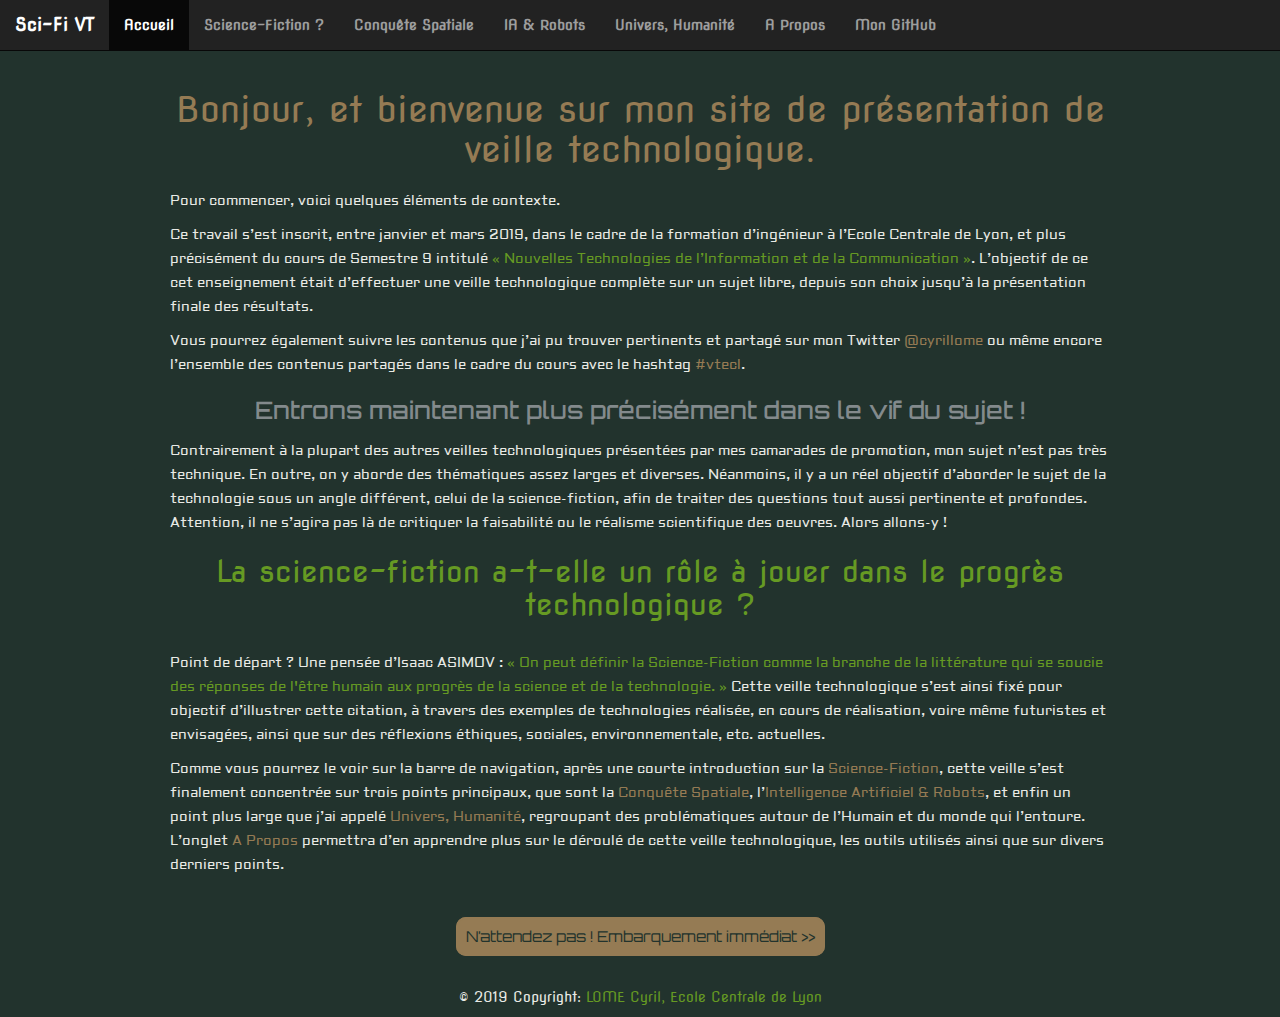
<file: index.html>
<!DOCTYPE html>

<head>
  <meta charset="utf-8">
  <link rel="stylesheet" href="https://fonts.googleapis.com/css?family=Open+Sans|Nova+Flat|Orbitron|Aldrich" />
  <link rel="stylesheet" href="https://maxcdn.bootstrapcdn.com/bootstrap/3.4.0/css/bootstrap.min.css">
  <script src="https://ajax.googleapis.com/ajax/libs/jquery/3.3.1/jquery.min.js"></script>
  <script src="https://maxcdn.bootstrapcdn.com/bootstrap/3.4.0/js/bootstrap.min.js"></script>
  <link rel="stylesheet" type="text/css" href="style.css" />

</head>

<body>

  <nav class="navbar navbar-inverse navbar-fixed-top">
    <div class="container-fluid">
      <div class="navbar-header">
        <a class="navbar-brand" href="https://cyrillome2.github.io/scifivt/">Sci-Fi VT</a>
      </div>
      <ul class="nav navbar-nav">
        <li class="active"><a href="index.html">Accueil</a></li>
        <li><a href="scifi.html">Science-Fiction ?</a></li>
        <li><a href="space.html">Conquête Spatiale</a></li>
        <li><a href="robots.html">IA & Robots</a></li>
        <li><a href="universe.html">Univers, Humanité</a></li>
        <li><a href="about.html">A Propos</a></li>
        <li><a href="https://github.com/CyrilLOME2">Mon GitHub</a></li>
      </ul>
    </div>
  </nav>

  <div id="content">
    <h1>Bonjour, et bienvenue sur mon site de présentation de veille technologique.</h1>
    <p>
      Pour commencer, voici quelques
      éléments de contexte.
    </p>
    <p>
      Ce travail s’est inscrit, entre janvier et mars 2019, dans le cadre de la formation d’ingénieur à l’Ecole Centrale
      de Lyon, et plus précisément du cours de Semestre 9 intitulé <b>« Nouvelles Technologies de l’Information et de la
        Communication »</b>. L’objectif de ce cet enseignement était d’effectuer une veille technologique complète sur
      un sujet libre, depuis son choix jusqu’à la présentation finale des résultats.
    </p>
    <p>
      Vous pourrez également suivre les contenus que j’ai pu trouver pertinents et partagé sur mon Twitter <a
        href="https://twitter.com/cyrillome">@cyrillome</a> ou même encore l’ensemble des contenus partagés dans le
      cadre du cours avec le hashtag <a href="https://twitter.com/hashtag/vtecl?src=hash">#vtecl</a>.
    </p>
    <h3>Entrons maintenant plus précisément dans le vif du sujet !</h3>

    <p>Contrairement à la plupart des autres veilles technologiques présentées par mes camarades de promotion, mon sujet
      n’est pas très technique. En outre, on y aborde des thématiques assez larges et diverses. Néanmoins, il y a un
      réel objectif d’aborder le sujet de la technologie sous un angle différent, celui de la science-fiction, afin de
      traiter des questions tout aussi pertinente et profondes. Attention, il ne s’agira pas là de critiquer la
      faisabilité ou le réalisme scientifique des oeuvres. Alors allons-y !</p>

    <h2>La science-fiction a-t-elle un rôle à jouer dans le progrès technologique ?</h2>
    <br>
    <p>Point de départ ? Une pensée d’Isaac ASIMOV : <b>« On peut définir la Science-Fiction comme la branche de la
        littérature qui se soucie des réponses de l'être humain aux progrès de la science et de la technologie. »</b>
      Cette veille technologique s’est ainsi fixé pour objectif d’illustrer cette citation, à travers des exemples de
      technologies réalisée, en cours de réalisation, voire même futuristes et envisagées, ainsi que sur des réflexions
      éthiques, sociales, environnementale, etc. actuelles.</p>

    <p>Comme vous pourrez le voir sur la barre de navigation, après une courte introduction sur la <a
        href="scifi.html">Science-Fiction</a>, cette veille s’est finalement concentrée sur trois points principaux, que
      sont la <a href="space.html">Conquête Spatiale</a>, l’<a href="robots.html">Intelligence Artificiel & Robots</a>,
      et enfin un point plus large que j’ai appelé <a href="universe.html">Univers, Humanité</a>, regroupant des
      problématiques autour de l’Humain et du monde qui l’entoure. L’onglet <a href="about.html">A Propos</a> permettra
      d’en apprendre plus sur le déroulé de cette veille technologique, les outils utilisés ainsi que sur divers
      derniers points.
    </p>
    <br><br>
    <div align="center">
      <span class="next"><a href="scifi.html">N’attendez pas ! Embarquement immédiat >> </a></span>
    </div>
  </div>

  <div id="footer">
    <!-- Footer -->
    <footer class="page-footer font-small">
      <div class="footer-copyright text-center white-text">© 2019 Copyright:
        <a class="white-link" href="https://github.com/CyrilLOME2">LOME Cyril, Ecole Centrale de Lyon</a>
      </div>
    </footer>
  </div>
</body>

</html>
</file>
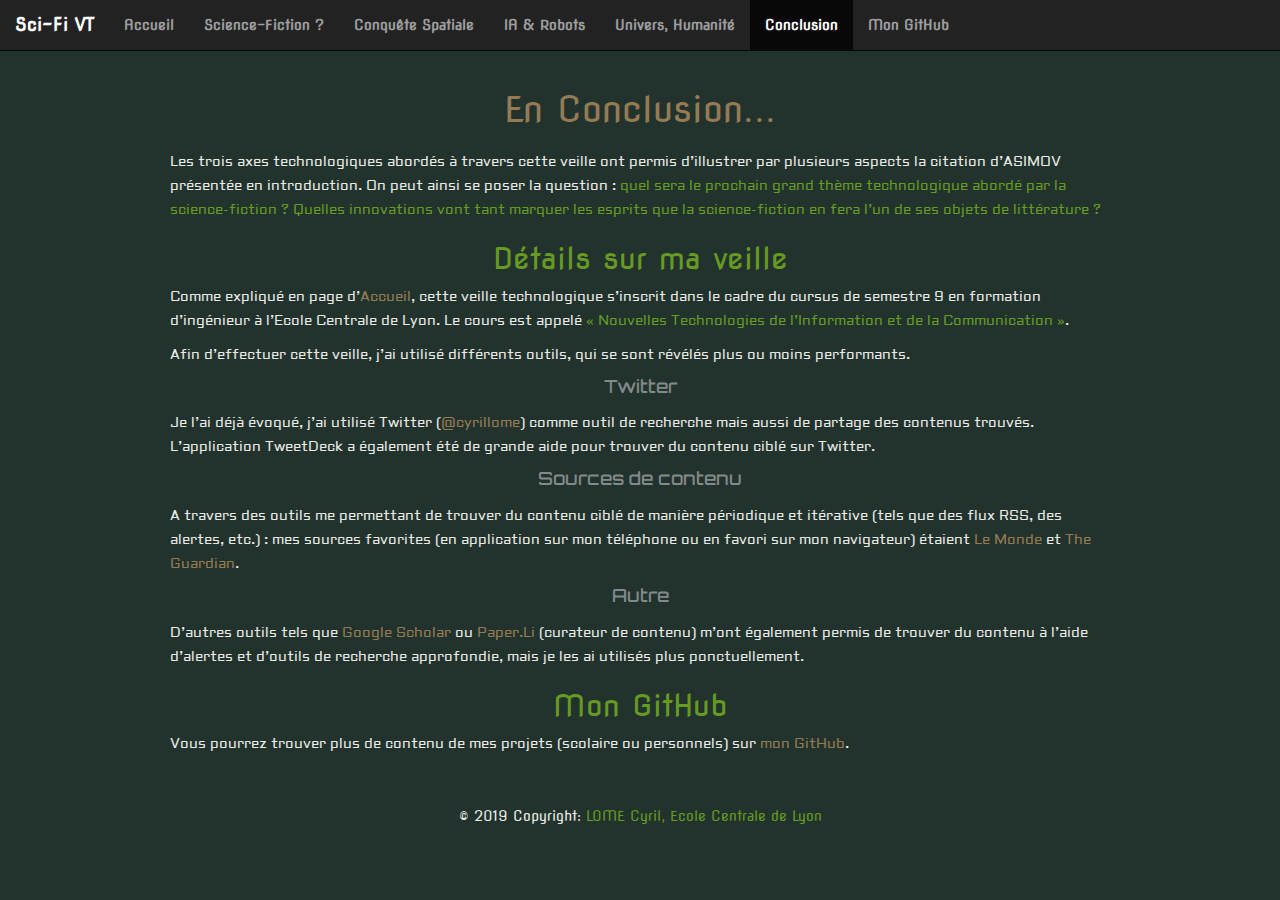
<file: about.html>
<!DOCTYPE html>

<head>
    <meta charset="utf-8">
    <link rel="stylesheet" href="https://fonts.googleapis.com/css?family=Open+Sans|Nova+Flat|Orbitron|Aldrich" />
    <link rel="stylesheet" href="https://maxcdn.bootstrapcdn.com/bootstrap/3.4.0/css/bootstrap.min.css">
    <script src="https://ajax.googleapis.com/ajax/libs/jquery/3.3.1/jquery.min.js"></script>
    <script src="https://maxcdn.bootstrapcdn.com/bootstrap/3.4.0/js/bootstrap.min.js"></script>
    <link rel="stylesheet" type="text/css" href="style.css" />

</head>

<body>

    <nav class="navbar navbar-inverse navbar-fixed-top">
        <div class="container-fluid">
            <div class="navbar-header">
                <a class="navbar-brand" href="https://cyrillome2.github.io/scifivt/">Sci-Fi VT</a>
            </div>
            <ul class="nav navbar-nav">
                <li><a href="index.html">Accueil</a></li>
                <li><a href="scifi.html">Science-Fiction ?</a></li>
                <li><a href="space.html">Conquête Spatiale</a></li>
                <li><a href="robots.html">IA & Robots</a></li>
                <li><a href="universe.html">Univers, Humanité</a></li>
                <li class="active"><a href="about.html">Conclusion</a></li>
                <li><a href="https://github.com/CyrilLOME2">Mon GitHub</a></li>
            </ul>
        </div>
    </nav>

    <div id="content">
        <h1>En Conclusion...</h1>
        <p>Les trois axes technologiques abordés à travers cette veille ont permis d’illustrer par plusieurs aspects la
            citation d’ASIMOV présentée en introduction. On peut ainsi se poser la question : <b>quel sera le prochain
                grand thème technologique abordé par la science-fiction ? Quelles innovations vont tant marquer les
                esprits que la science-fiction en fera l’un de ses objets de littérature ?</b></p>

        <h2>Détails sur ma veille</h2>
        <p>Comme expliqué en page d’<a href="index.html">Accueil</a>, cette veille technologique s’inscrit dans le cadre
            du cursus de semestre 9 en formation d’ingénieur à l’Ecole Centrale de Lyon. Le cours est appelé <b>«
                Nouvelles Technologies de l’Information et de la Communication »</b>.</p>
        <p>Afin d’effectuer cette veille, j’ai utilisé différents outils, qui se sont révélés plus ou moins performants.
        </p>

        <h4>Twitter</h4>
        <p>Je l’ai déjà évoqué, j’ai utilisé Twitter (<a href="https://twitter.com/cyrillome">@cyrillome</a>) comme
            outil de recherche mais aussi de partage des contenus trouvés. L’application TweetDeck a également été de
            grande aide pour trouver du contenu ciblé sur Twitter.</p>

        <h4>Sources de contenu </h4>
        <p>A travers des outils me permettant de trouver du contenu ciblé de manière périodique et itérative (tels que
            des flux RSS, des alertes, etc.) : mes sources favorites (en application sur mon téléphone ou en favori sur
            mon navigateur) étaient <a href="https://www.lemonde.fr/">Le Monde</a> et <a
                href="https://www.theguardian.com">The Guardian</a>.
        </p>

        <h4>Autre</h4>
        <p>D’autres outils tels que <a href="https://scholar.google.fr/">Google Scholar</a> ou <a
                href="https://paper.li/">Paper.Li</a> (curateur de contenu) m’ont également permis de trouver du contenu
            à l’aide d’alertes et d’outils de recherche approfondie, mais je les ai utilisés plus ponctuellement.
        </p>

        <h2>Mon GitHub </h2>
        <p>Vous pourrez trouver plus de contenu de mes projets (scolaire ou personnels) sur <a
                href="https://github.com/CyrilLOME2">mon GitHub</a>.
        </p>
    </div>

    <div id="footer">
        <!-- Footer -->
        <footer class="page-footer font-small">
            <div class="footer-copyright text-center white-text">© 2019 Copyright:
                <a class="white-link" href="https://github.com/CyrilLOME2">LOME Cyril, Ecole Centrale de Lyon</a>
            </div>
        </footer>
    </div>
</body>

</html>
</file>
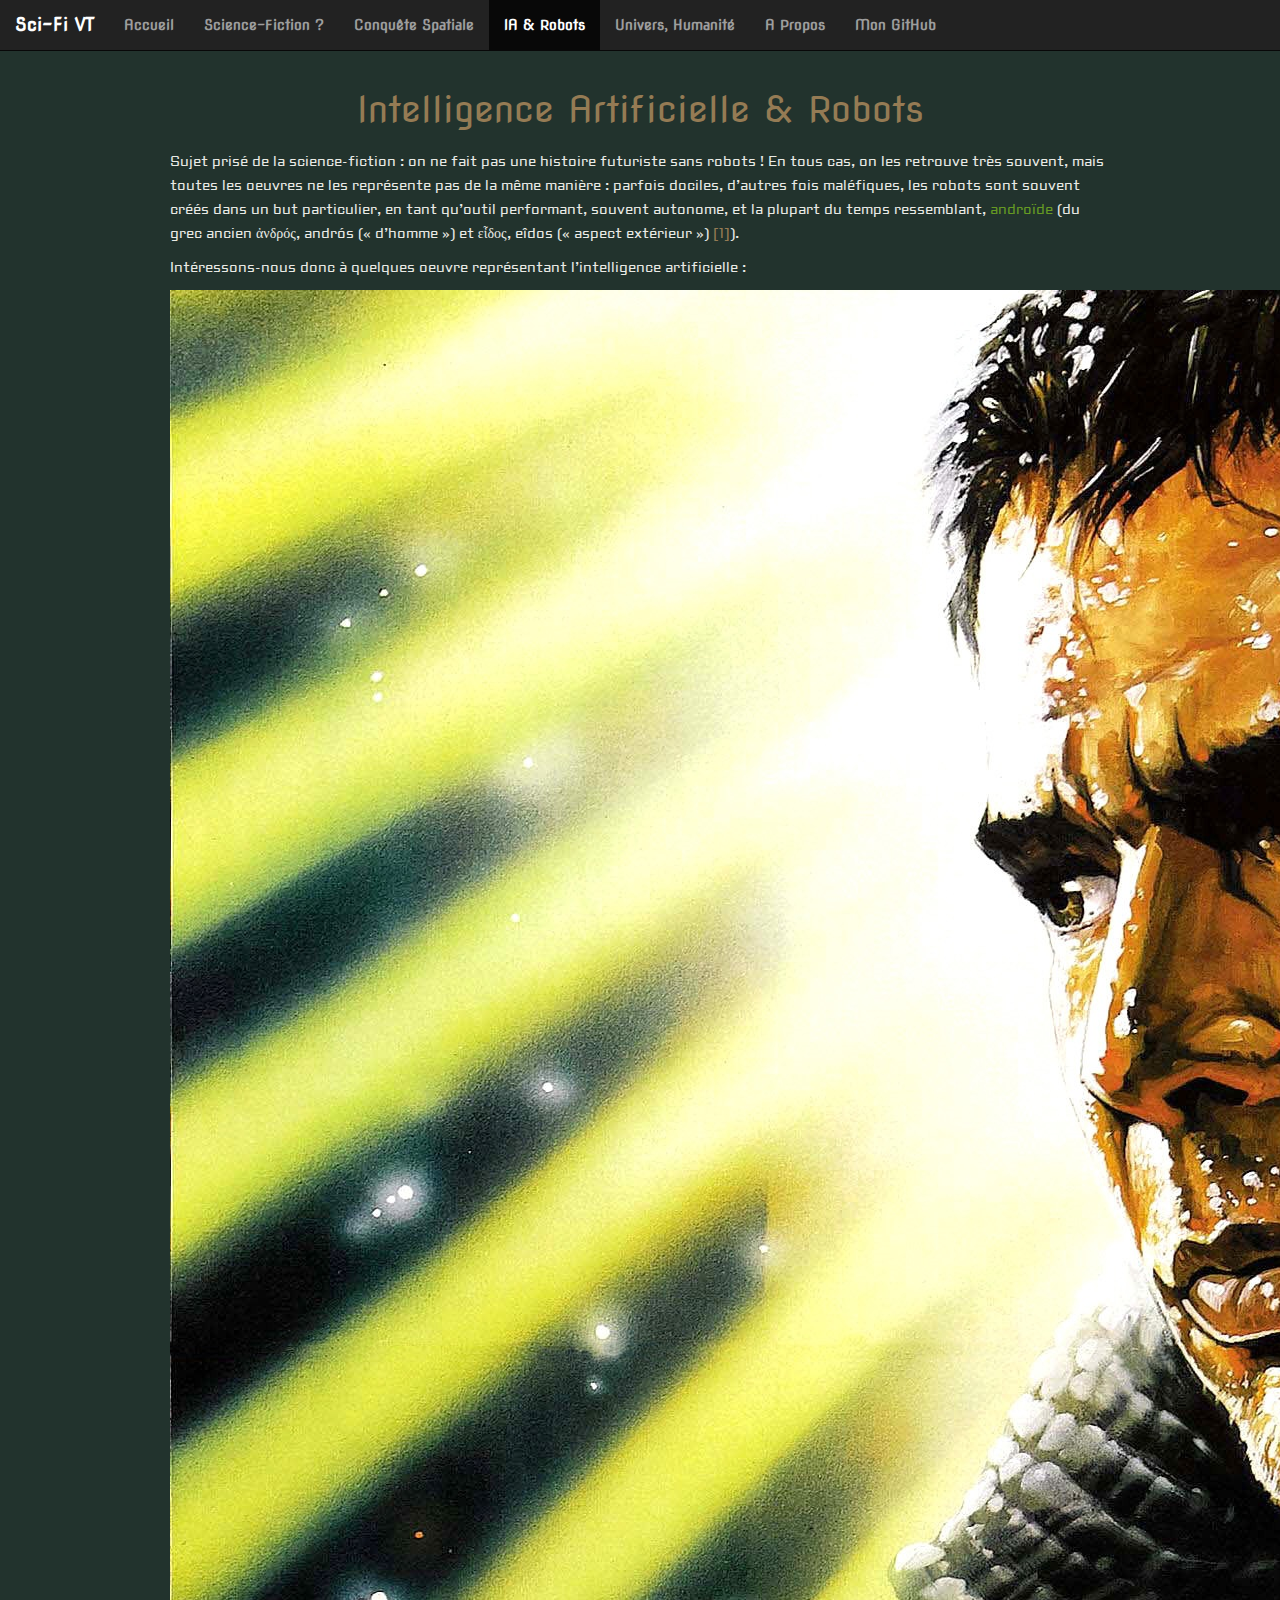
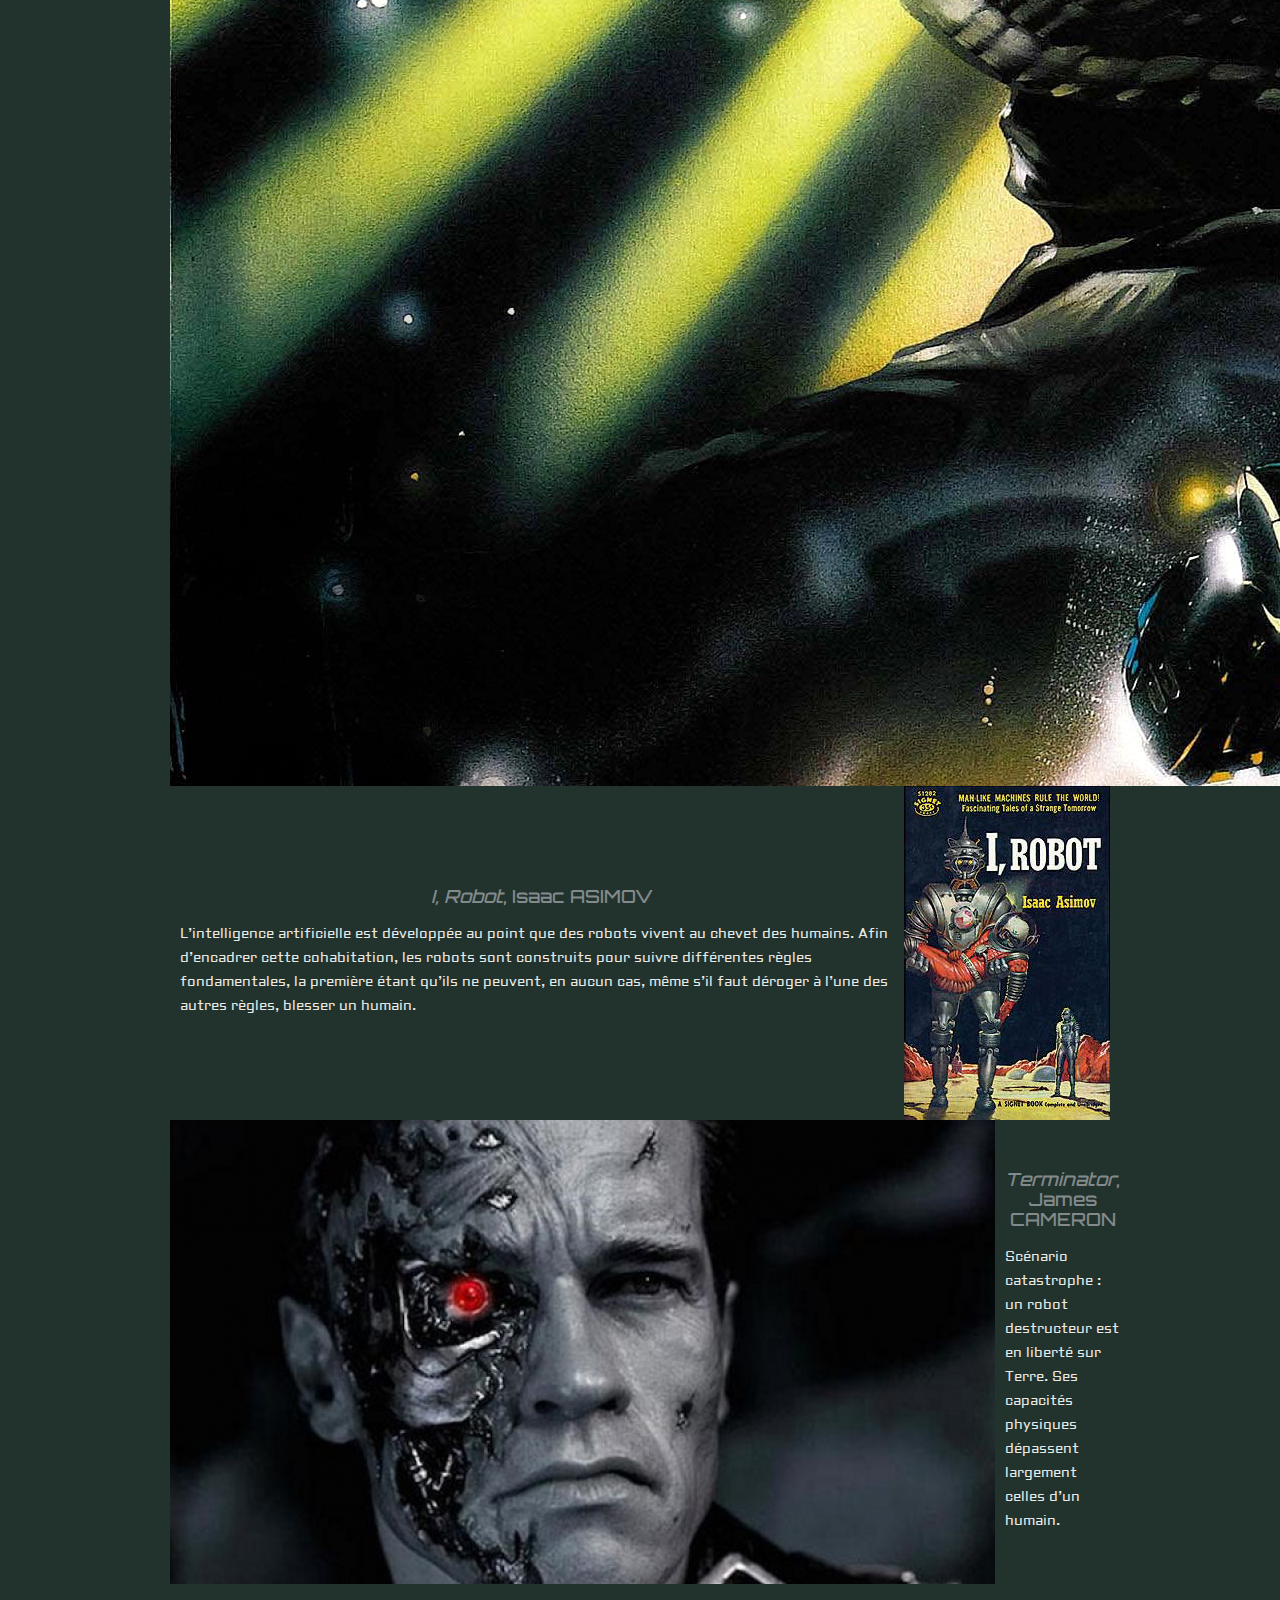
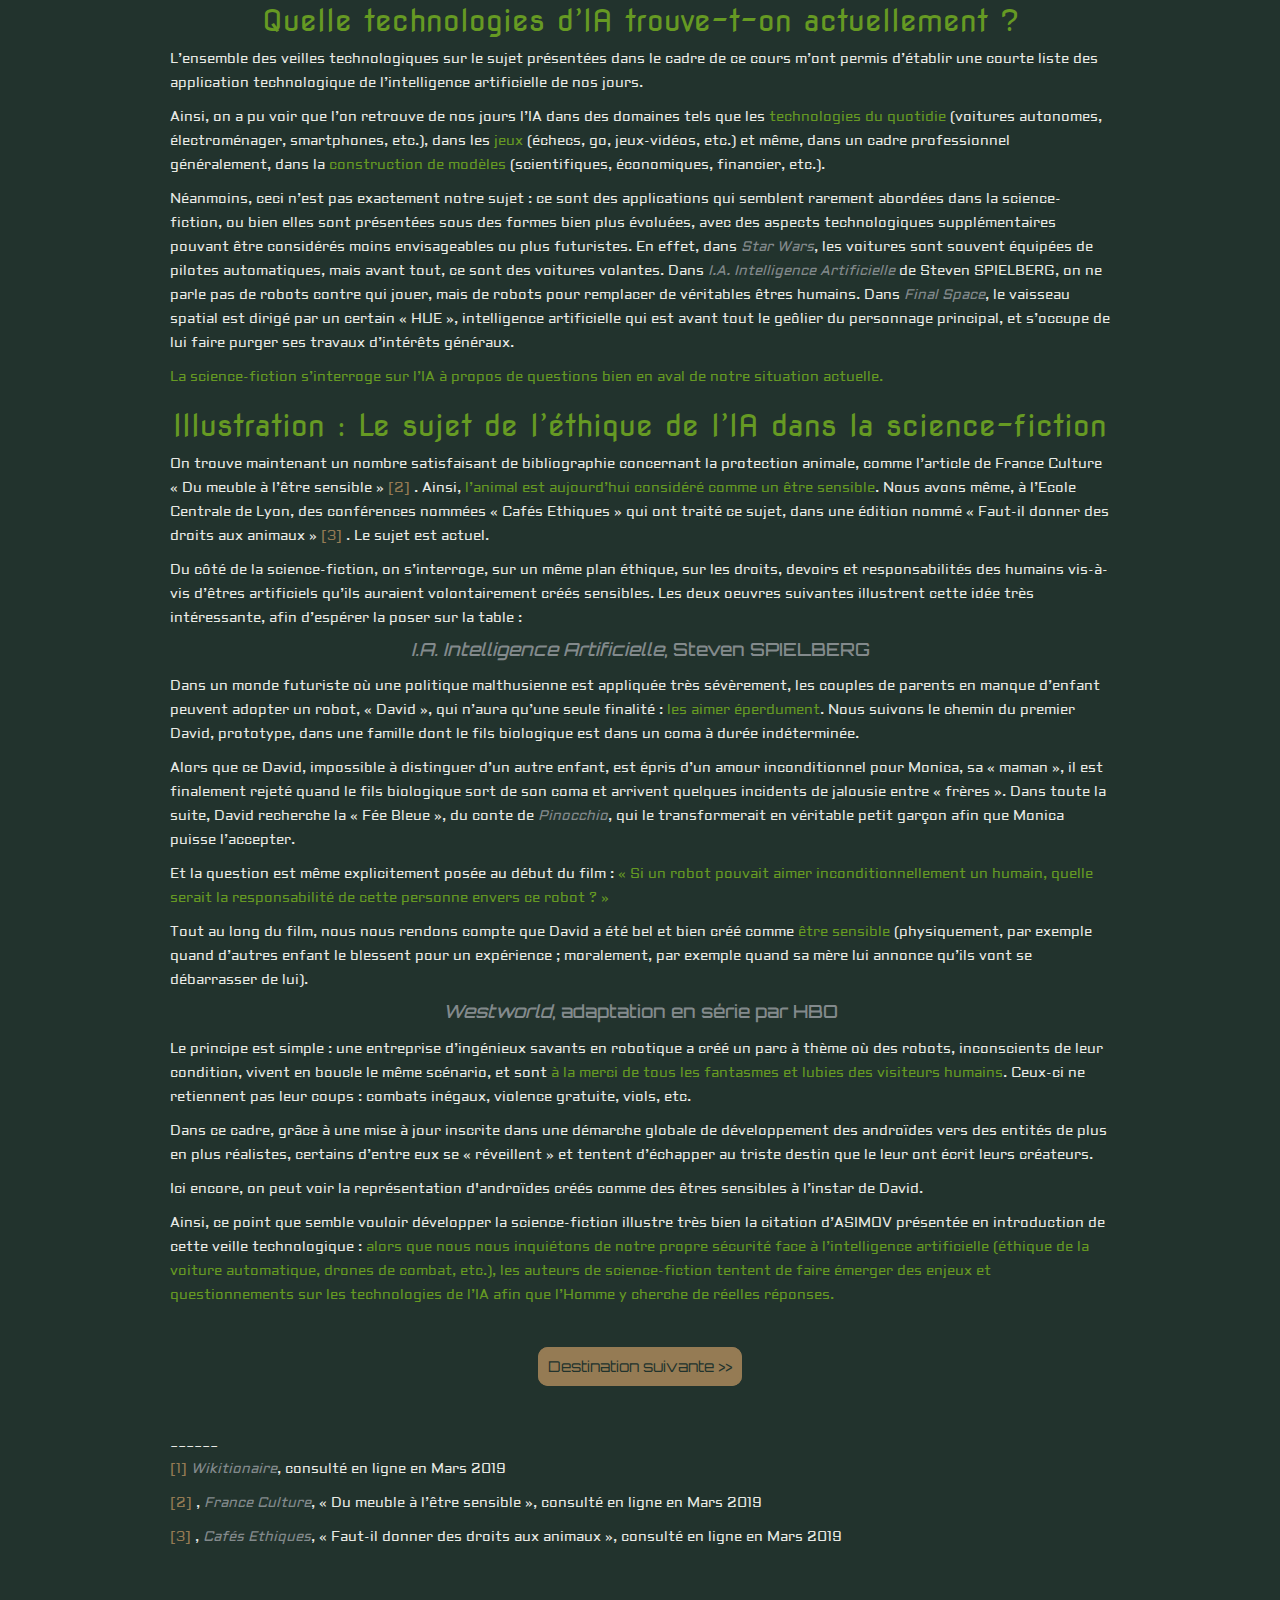
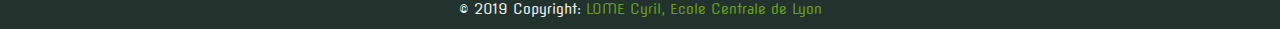
<file: robots.html>
<!DOCTYPE html>

<head>
    <meta charset="utf-8">
    <link rel="stylesheet" href="https://fonts.googleapis.com/css?family=Open+Sans|Nova+Flat|Orbitron|Aldrich" />
    <link rel="stylesheet" href="https://maxcdn.bootstrapcdn.com/bootstrap/3.4.0/css/bootstrap.min.css">
    <script src="https://ajax.googleapis.com/ajax/libs/jquery/3.3.1/jquery.min.js"></script>
    <script src="https://maxcdn.bootstrapcdn.com/bootstrap/3.4.0/js/bootstrap.min.js"></script>
    <link rel="stylesheet" type="text/css" href="style.css" />

</head>

<body>

    <nav class="navbar navbar-inverse navbar-fixed-top">
        <div class="container-fluid">
            <div class="navbar-header">
                <a class="navbar-brand" href="https://cyrillome2.github.io/scifivt/">Sci-Fi VT</a>
            </div>
            <ul class="nav navbar-nav">
                <li><a href="index.html">Accueil</a></li>
                <li><a href="scifi.html">Science-Fiction ?</a></li>
                <li><a href="space.html">Conquête Spatiale</a></li>
                <li class="active"><a href="robots.html">IA & Robots</a></li>
                <li><a href="universe.html">Univers, Humanité</a></li>
                <li><a href="about.html">A Propos</a></li>
                <li><a href="https://github.com/CyrilLOME2">Mon GitHub</a></li>
            </ul>
        </div>
    </nav>

    <div id="content">
        <h1>Intelligence Artificielle & Robots</h1>

        <p>Sujet prisé de la science-fiction : on ne fait pas une histoire futuriste sans robots ! En tous cas, on les
            retrouve très souvent, mais toutes les oeuvres ne les représente pas de la même manière : parfois dociles,
            d’autres fois maléfiques, les robots sont souvent créés dans un but particulier, en tant qu’outil
            performant, souvent autonome, et la plupart du temps ressemblant, <b>androïde</b> (du grec ancien ἀνδρός,
            andrós (« d’homme ») et εἶδος, eîdos (« aspect extérieur ») <a
                href="https://fr.wiktionary.org/wiki/andro%C3%AFde">[1]</a>).</p>
        <p>Intéressons-nous donc à quelques oeuvre représentant l’intelligence artificielle : </p>

        <div class="image-container">
            <img src="blade_runner.jpg">
            <div>
                <h4><i>Blade Runner</i>, adaptation au cinéma de la nouvelle de Philipper K. DICK </h4>
                <p>Les « Replicants » sont des robots si perfectionnés qu’on ne peut les distinguer d’un être humain
                    réel que
                    par un examen si complexe que c’en est devenu un métier. Le fantasme des robots ressemblant est plus
                    qu’illustré ici.
                </p>
            </div>
        </div>

        <div class="image-container">
            <div>
                <h4><i>I, Robot</i>, Isaac ASIMOV </h4>
                <p>L’intelligence artificielle est développée au point que des robots vivent au chevet des humains. Afin
                    d’encadrer cette cohabitation, les robots sont construits pour suivre différentes règles
                    fondamentales, la
                    première étant qu’ils ne peuvent, en aucun cas, même s’il faut déroger à l’une des autres règles,
                    blesser un
                    humain.
                </p>
            </div>
            <img src="i_robot.jpg">
        </div>

        <div class="image-container">
            <img src="terminator.jpg">
            <div>
                <h4><i>Terminator</i>, James CAMERON
                </h4>
                <p>Scénario catastrophe : un robot destructeur est en liberté sur Terre. Ses capacités physiques
                    dépassent
                    largement celles d’un humain.
                </p>
            </div>
        </div>

        <h2>Quelle technologies d’IA trouve-t-on actuellement ? </h2>
        <p>L’ensemble des veilles technologiques sur le sujet présentées dans le cadre de ce cours m’ont permis
            d’établir une courte liste des application technologique de l’intelligence artificielle de nos jours.
        </p>
        <p>Ainsi, on a pu voir que l’on retrouve de nos jours l’IA dans des domaines tels que les <b>technologies du
                quotidie</b> (voitures autonomes, électroménager, smartphones, etc.), dans les <b>jeux</b> (échecs, go,
            jeux-vidéos, etc.) et même, dans un cadre professionnel généralement, dans la <b>construction de modèles</b>
            (scientifiques, économiques, financier, etc.). </p>
        <p>Néanmoins, ceci n’est pas exactement notre sujet : ce sont des applications qui semblent rarement abordées
            dans la science-fiction, ou bien elles sont présentées sous des formes bien plus évoluées, avec des aspects
            technologiques supplémentaires pouvant être considérés moins envisageables ou plus futuristes. En effet,
            dans <i>Star Wars</i>, les voitures sont souvent équipées de pilotes automatiques, mais avant tout, ce sont
            des voitures volantes. Dans <i>I.A. Intelligence Artificielle</i> de Steven SPIELBERG, on ne parle pas de
            robots contre qui jouer, mais de robots pour remplacer de véritables êtres humains. Dans <i>Final Space</i>,
            le vaisseau spatial est dirigé par un certain « HUE », intelligence artificielle qui est avant tout le
            geôlier du personnage principal, et s’occupe de lui faire purger ses travaux d’intérêts généraux.</p>
        <p><b>La science-fiction s’interroge sur l’IA à propos de questions bien en aval de notre situation
                actuelle.</b></p>

        <h2>Illustration : Le sujet de l’éthique de l’IA dans la science-fiction </h2>
        <p>On trouve maintenant un nombre satisfaisant de bibliographie concernant la protection animale, comme
            l’article de France Culture « Du meuble à l’être sensible » <a
                href="https://www.franceculture.fr/societe/du-meuble-letre-sensible-la-protection-des-animaux-en-cinq-dates">[2]
            </a>. Ainsi, <b>l’animal est aujourd’hui considéré comme un être sensible</b>. Nous avons même, à
            l’Ecole Centrale de Lyon, des conférences nommées « Cafés Ethiques » qui ont traité ce sujet, dans une
            édition nommé « Faut-il donner des droits aux animaux » <a
                href="https://www.ec-lyon.fr/evenements/2019/cafe-ethique-ndeg3-faut-il-donner-droits-aux-animaux">[3]
            </a>. Le sujet est actuel.</p>
        <p>Du côté de la science-fiction, on s’interroge, sur un même plan
            éthique, sur les droits, devoirs et responsabilités des humains vis-à-vis d’êtres artificiels qu’ils
            auraient volontairement créés sensibles. Les deux oeuvres suivantes illustrent cette idée très
            intéressante, afin d’espérer la poser sur la table : </p>

        <h4><i>I.A. Intelligence Artificielle</i>, Steven SPIELBERG </h4>
        <p>Dans un monde futuriste où une politique malthusienne est appliquée très sévèrement, les couples de parents
            en manque d’enfant peuvent adopter un robot, « David », qui n’aura qu’une seule finalité : <b>les aimer
                éperdument</b>. Nous suivons le chemin du premier David, prototype, dans une famille dont le fils
            biologique est dans un coma à durée indéterminée. </p>
        <p>Alors que ce David, impossible à distinguer d’un autre enfant, est épris d’un amour inconditionnel pour
            Monica, sa « maman », il est finalement rejeté quand le fils biologique sort de son coma et arrivent
            quelques incidents de jalousie entre « frères ». Dans toute la suite, David recherche la « Fée Bleue », du
            conte de <i>Pinocchio</i>, qui le transformerait en véritable petit garçon afin que Monica puisse
            l’accepter. </p>
        <p>Et la question est même explicitement posée au début du film : <b>« Si un robot pouvait aimer
                inconditionnellement un humain, quelle serait la responsabilité de cette personne envers ce robot ?
                »</b> </p>
        <p>Tout au long du film, nous nous rendons compte que David a été bel et bien créé comme <b>être sensible</b>
            (physiquement, par exemple quand d’autres enfant le blessent pour un expérience ; moralement, par exemple
            quand sa mère lui annonce qu’ils vont se débarrasser de lui). </p>

        <h4><i>Westworld</i>, adaptation en série par HBO </h4>
        <p>Le principe est simple : une entreprise d’ingénieux savants en robotique a créé un parc à thème où des
            robots, inconscients de leur condition, vivent en boucle le même scénario, et sont <b>à la merci de tous les
                fantasmes et lubies des visiteurs humains</b>. Ceux-ci ne retiennent pas leur coups : combats inégaux,
            violence gratuite, viols, etc. </p>
        <p>Dans ce cadre, grâce à une mise à jour inscrite dans une démarche globale de développement des androïdes vers
            des entités de plus en plus réalistes, certains d’entre eux se « réveillent » et tentent d’échapper au
            triste destin que le leur ont écrit leurs créateurs. </p>
        <p>Ici encore, on peut voir la représentation d'androïdes créés comme des êtres sensibles à l’instar de David.
        </p>

        <p>Ainsi, ce point que semble vouloir développer la science-fiction illustre très bien la citation d’ASIMOV
            présentée en introduction de cette veille technologique : <b>alors que nous nous inquiétons de notre propre
                sécurité face à l’intelligence artificielle (éthique de la voiture automatique, drones de combat, etc.),
                les auteurs de science-fiction tentent de faire émerger des enjeux et questionnements sur les
                technologies de l’IA afin que l’Homme y cherche de réelles réponses.</b></p>
        <br><br>
        <div align="center">
            <span class="next"><a href="universe.html">Destination suivante >> </a></span>
        </div>
        <br><br><br>
        ------
        <br>
        <p><a href="https://fr.wiktionary.org/wiki/andro%C3%AFde">[1]</a> <i>Wikitionaire</i>, consulté en ligne en Mars
            2019</p>
        <p><a
                href="https://www.franceculture.fr/societe/du-meuble-letre-sensible-la-protection-des-animaux-en-cinq-dates">[2]
            </a>, <i>France Culture</i>, « Du meuble à l’être sensible », consulté en ligne en Mars 2019</p>
        <p><a href="https://www.ec-lyon.fr/evenements/2019/cafe-ethique-ndeg3-faut-il-donner-droits-aux-animaux">[3]
            </a>, <i>Cafés Ethiques</i>, « Faut-il donner des droits aux animaux », consulté en ligne en Mars 2019</p>
    </div>

    <div id="footer">
        <!-- Footer -->
        <footer class="page-footer font-small">
            <div class="footer-copyright text-center white-text">© 2019 Copyright:
                <a class="white-link" href="https://github.com/CyrilLOME2">LOME Cyril, Ecole Centrale de Lyon</a>
            </div>
        </footer>
    </div>
</body>

</html>
</file>
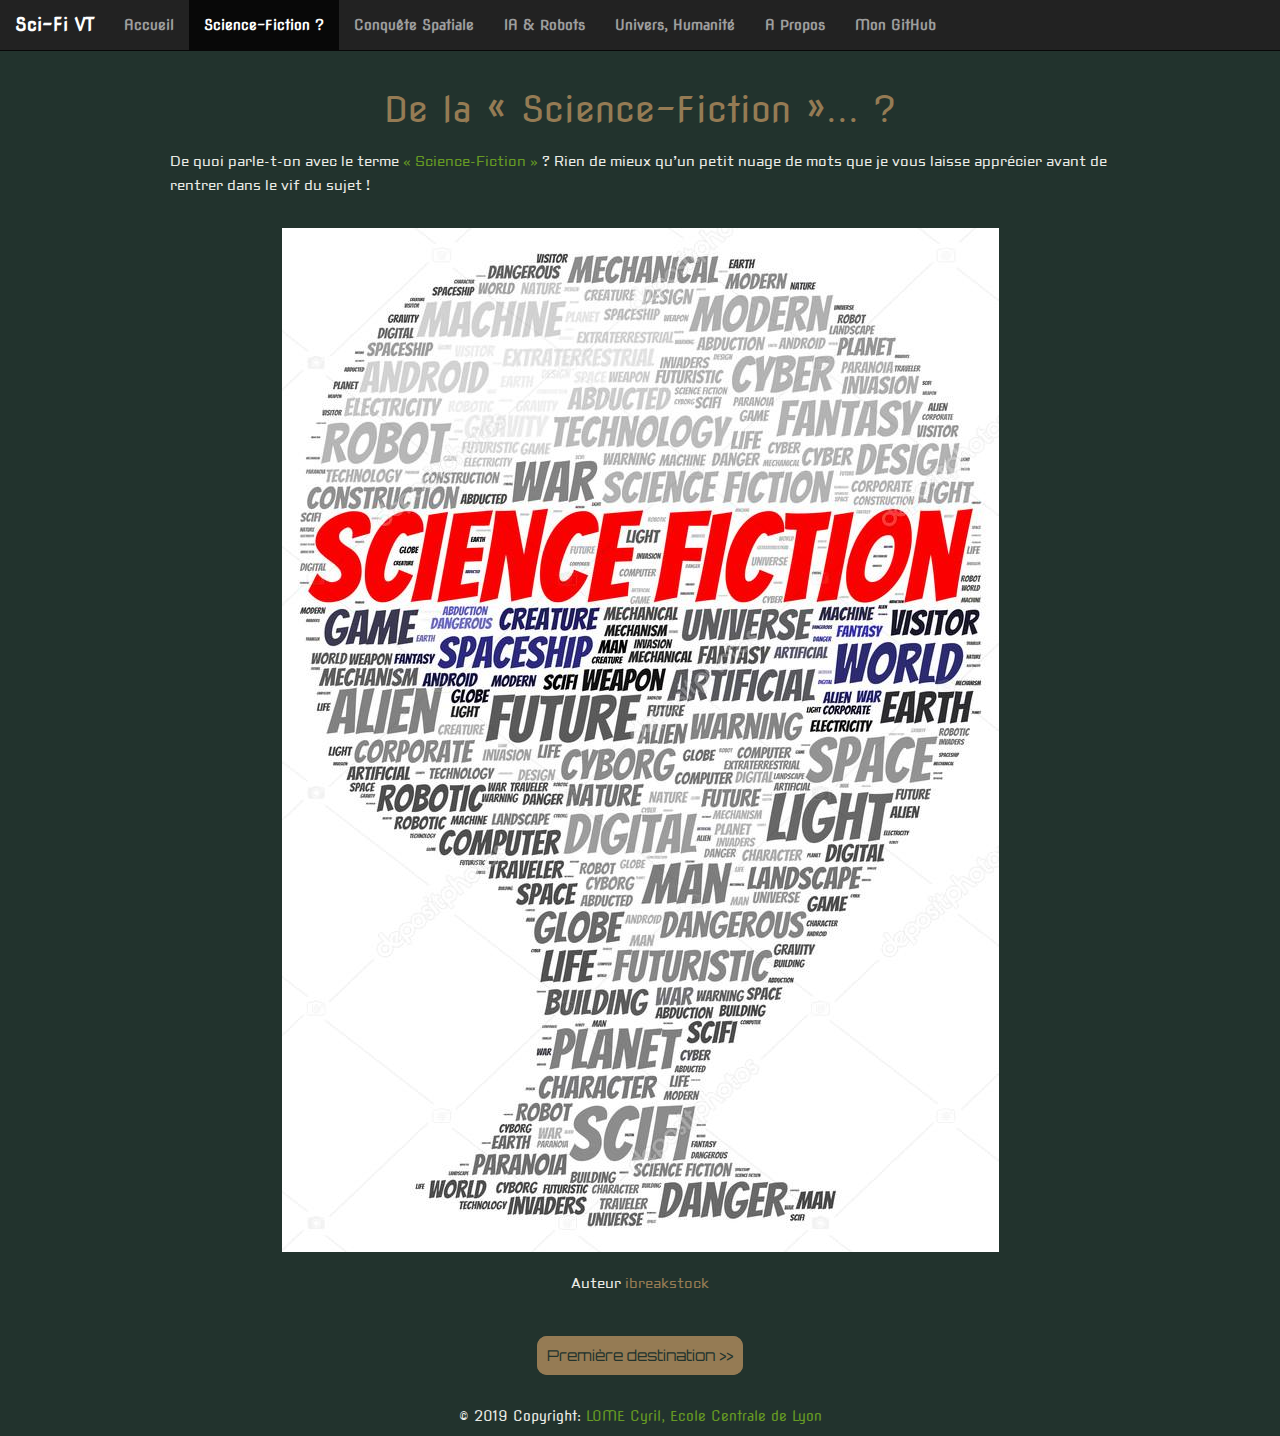
<file: scifi.html>
<!DOCTYPE html>

<head>
    <meta charset="utf-8">
    <link rel="stylesheet" href="https://fonts.googleapis.com/css?family=Open+Sans|Nova+Flat|Orbitron|Aldrich" />
    <link rel="stylesheet" href="https://maxcdn.bootstrapcdn.com/bootstrap/3.4.0/css/bootstrap.min.css">
    <script src="https://ajax.googleapis.com/ajax/libs/jquery/3.3.1/jquery.min.js"></script>
    <script src="https://maxcdn.bootstrapcdn.com/bootstrap/3.4.0/js/bootstrap.min.js"></script>
    <link rel="stylesheet" type="text/css" href="style.css" />

</head>

<body>

    <nav class="navbar navbar-inverse navbar-fixed-top">
        <div class="container-fluid">
            <div class="navbar-header">
                <a class="navbar-brand" href="https://cyrillome2.github.io/scifivt/">Sci-Fi VT</a>
            </div>
            <ul class="nav navbar-nav">
                <li><a href="index.html">Accueil</a></li>
                <li class="active"><a href="scifi.html">Science-Fiction ?</a></li>
                <li><a href="space.html">Conquête Spatiale</a></li>
                <li><a href="robots.html">IA & Robots</a></li>
                <li><a href="universe.html">Univers, Humanité</a></li>
                <li><a href="about.html">A Propos</a></li>
                <li><a href="https://github.com/CyrilLOME2">Mon GitHub</a></li>
            </ul>
        </div>
    </nav>

    <div id="content">
        <h1>De la « Science-Fiction »... ?</h1>

        <p>De quoi parle-t-on avec le terme <b>« Science-Fiction »</b> ? Rien de mieux qu’un petit nuage de mots que je
            vous laisse apprécier avant de rentrer dans le vif du sujet ! </p>
        <br>

        <div align="center">
            <img src="sf.jpg" />
            <br>
            <br>
            <p>Auteur <a
                    href="https://fr.depositphotos.com/101251138/stock-photo-science-fiction-word-cloud-shape.html">ibreakstock</a>
            </p>
        </div>

        <br><br>
        <div align="center">
            <span class="next"><a href="robots.html">Première destination >> </a></span>
        </div>

    </div>

    <div id="footer">
        <!-- Footer -->
        <footer class="page-footer font-small">
            <div class="footer-copyright text-center white-text">© 2019 Copyright:
                <a class="white-link" href="https://github.com/CyrilLOME2">LOME Cyril, Ecole Centrale de Lyon</a>
            </div>
        </footer>
    </div>
</body>

</html>
</file>
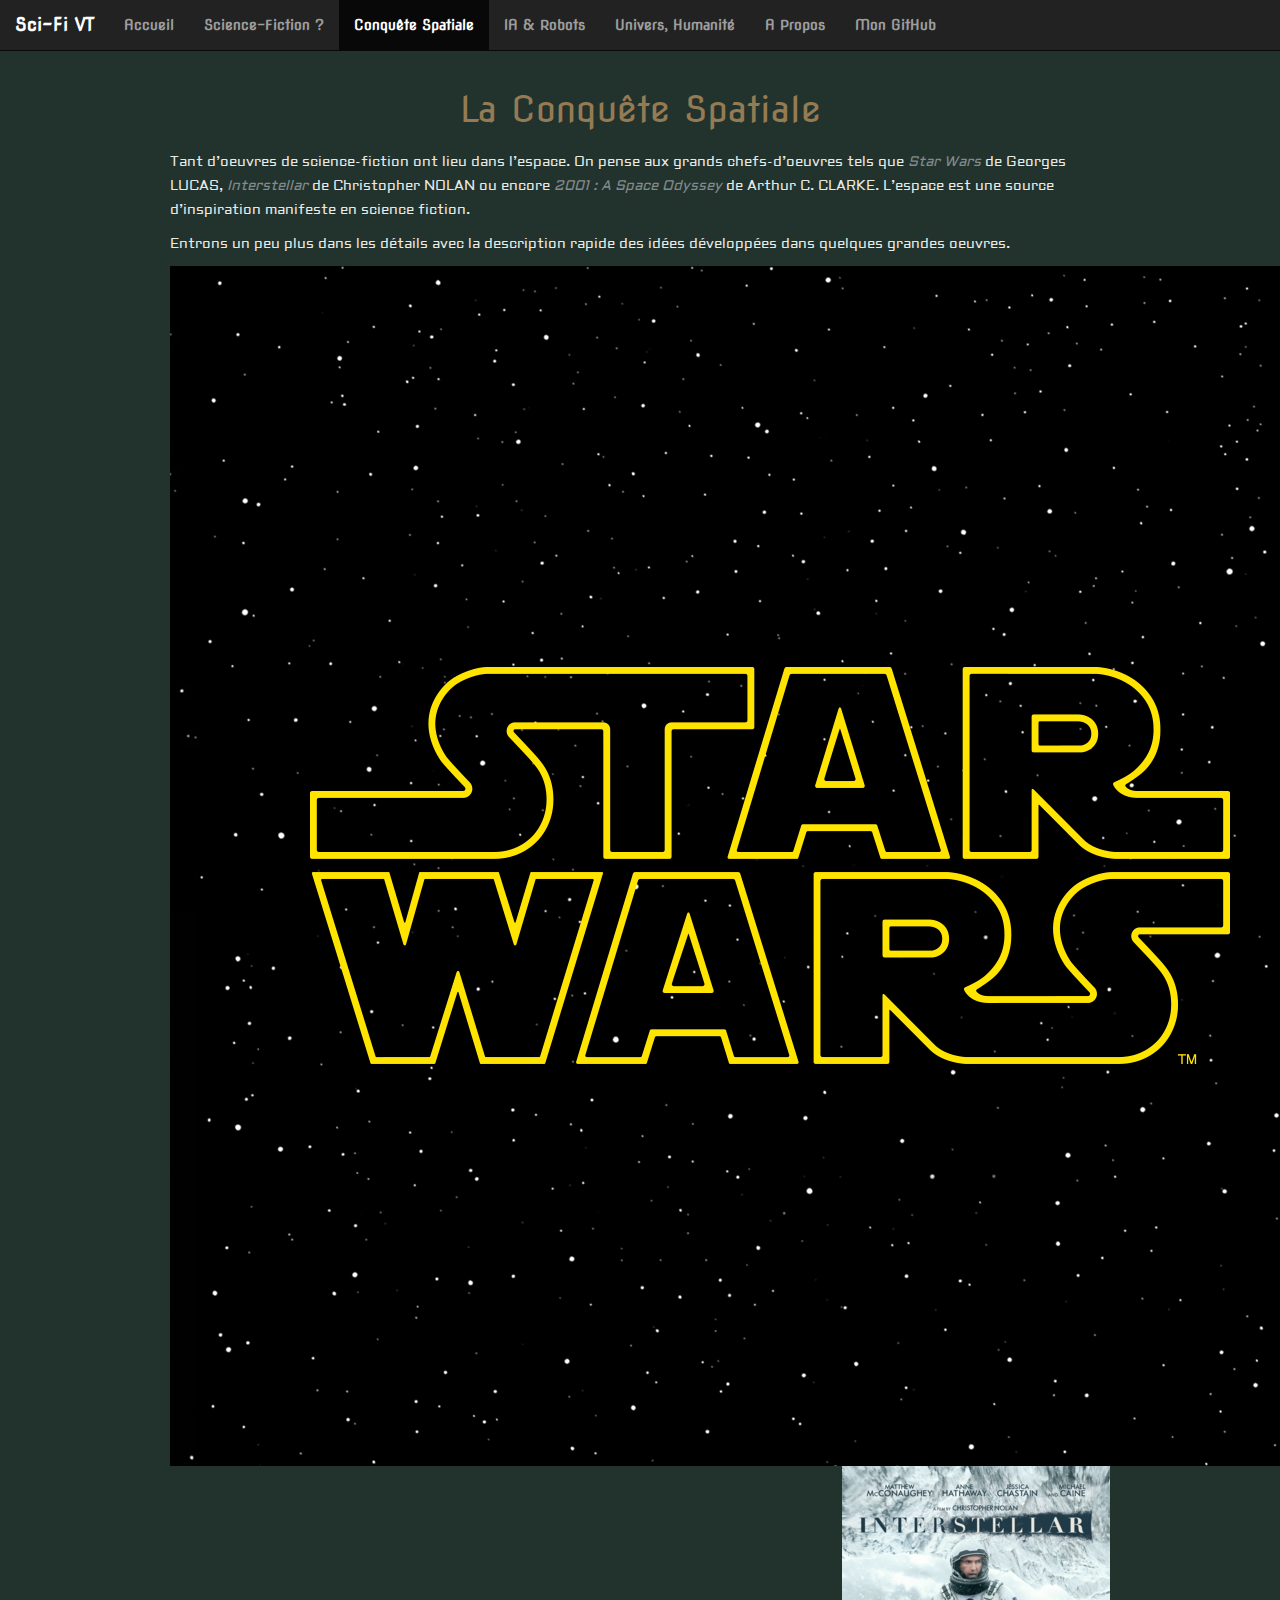
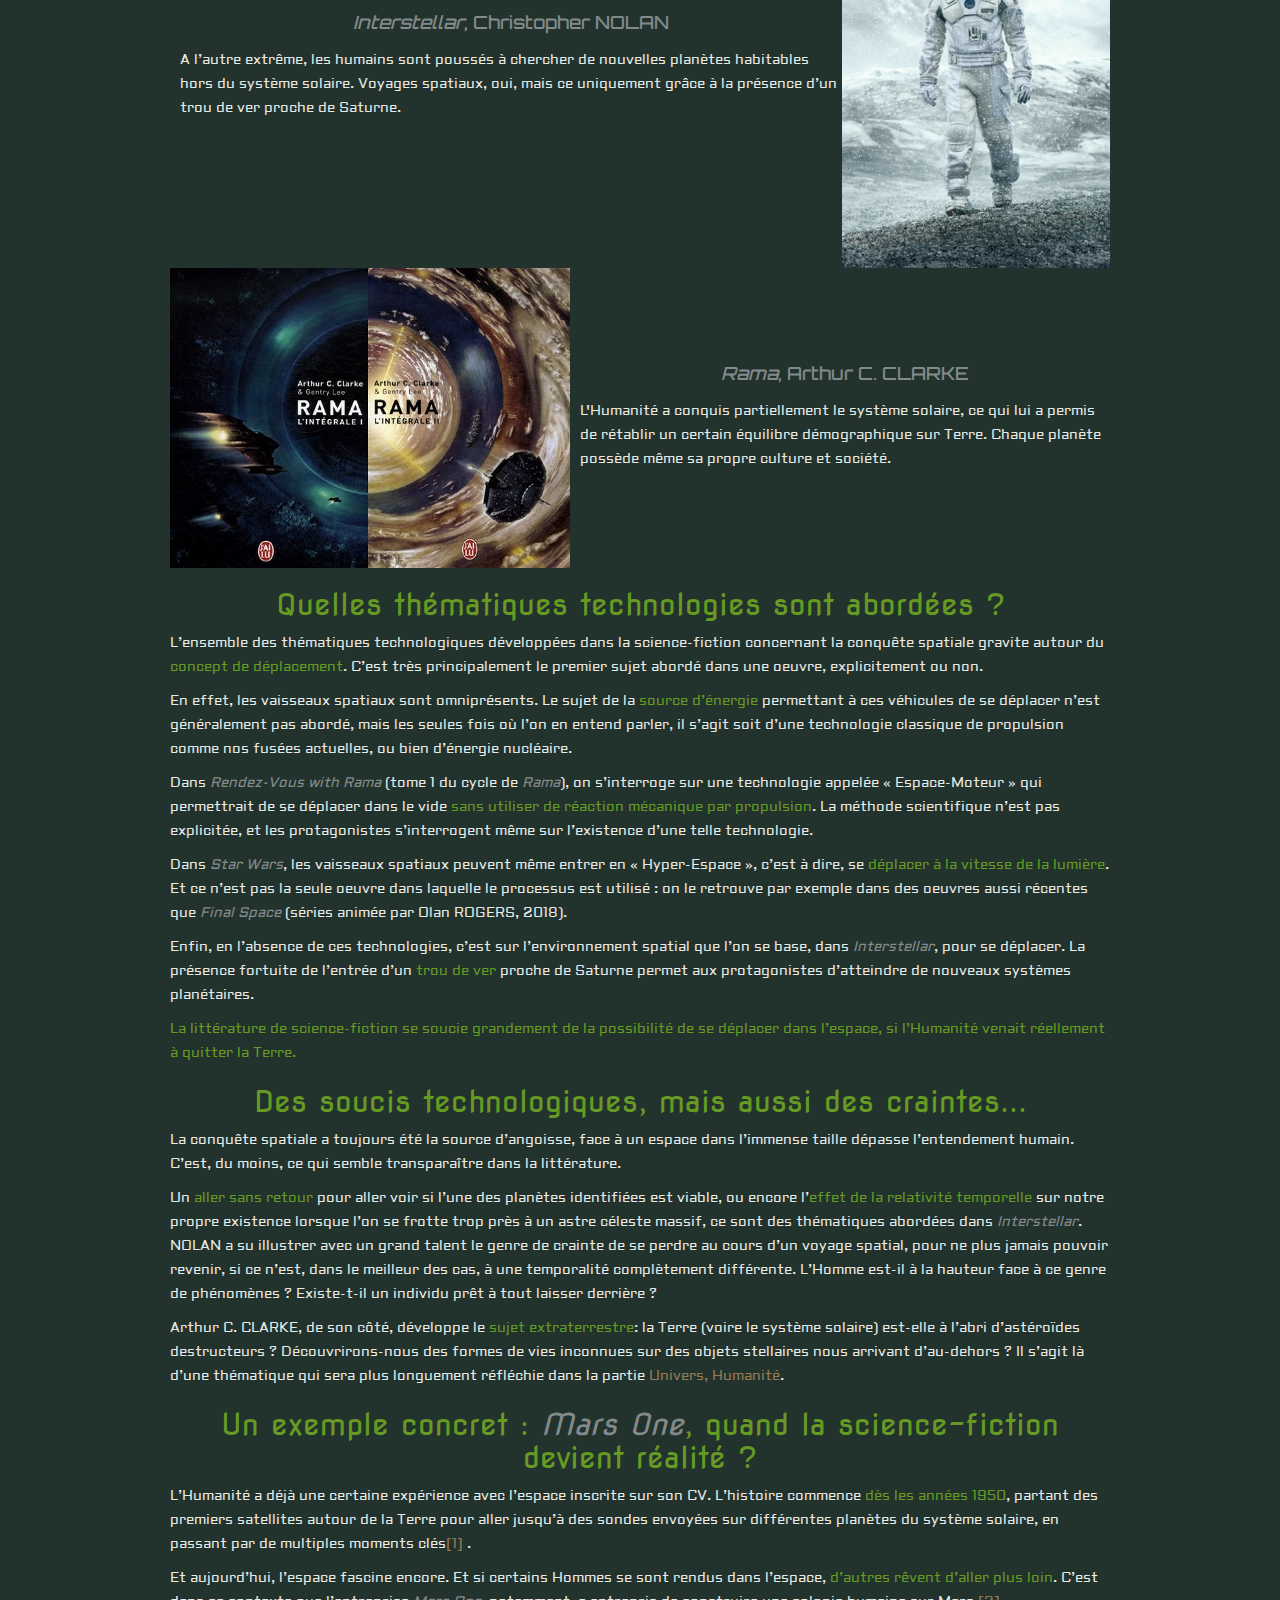
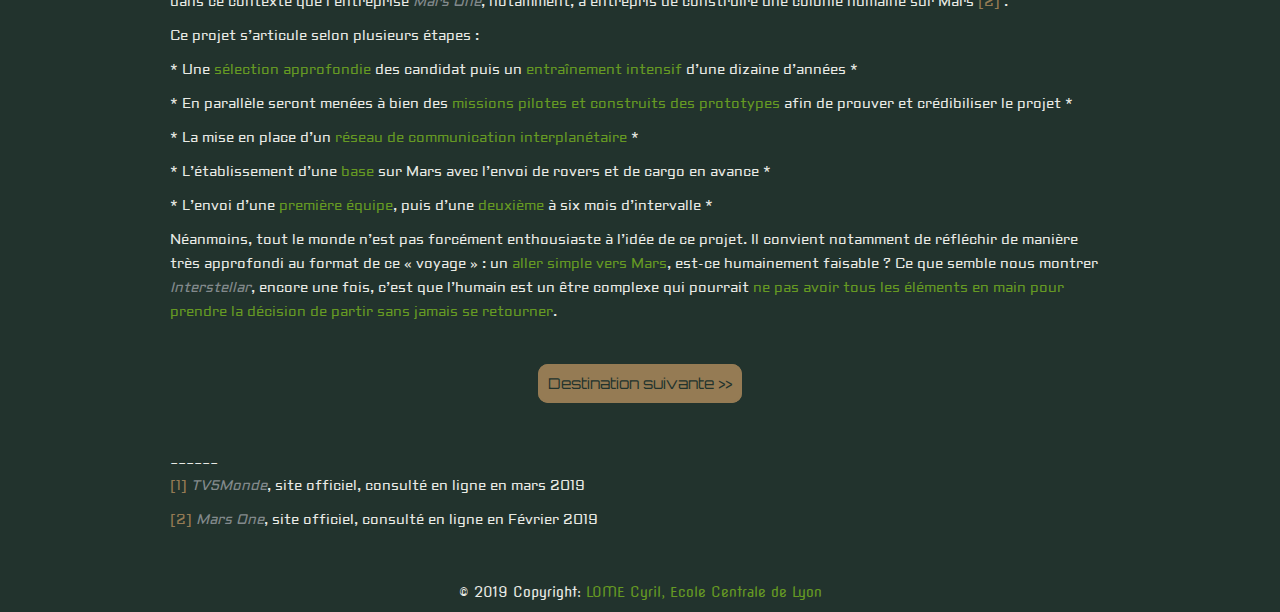
<file: space.html>
<!DOCTYPE html>

<head>
    <meta charset="utf-8">
    <link rel="stylesheet" href="https://fonts.googleapis.com/css?family=Open+Sans|Nova+Flat|Orbitron|Aldrich" />
    <link rel="stylesheet" href="https://maxcdn.bootstrapcdn.com/bootstrap/3.4.0/css/bootstrap.min.css">
    <script src="https://ajax.googleapis.com/ajax/libs/jquery/3.3.1/jquery.min.js"></script>
    <script src="https://maxcdn.bootstrapcdn.com/bootstrap/3.4.0/js/bootstrap.min.js"></script>
    <link rel="stylesheet" type="text/css" href="style.css" />

</head>

<body>

    <nav class="navbar navbar-inverse navbar-fixed-top">
        <div class="container-fluid">
            <div class="navbar-header">
                <a class="navbar-brand" href="https://cyrillome2.github.io/scifivt/">Sci-Fi VT</a>
            </div>
            <ul class="nav navbar-nav">
                <li><a href="index.html">Accueil</a></li>
                <li><a href="scifi.html">Science-Fiction ?</a></li>
                <li class="active"><a href="space.html">Conquête Spatiale</a></li>
                <li><a href="robots.html">IA & Robots</a></li>
                <li><a href="universe.html">Univers, Humanité</a></li>
                <li><a href="about.html">A Propos</a></li>
                <li><a href="https://github.com/CyrilLOME2">Mon GitHub</a></li>
            </ul>
        </div>
    </nav>

    <div id="content">
        <h1>La Conquête Spatiale</h1>

        <p>Tant d’oeuvres de science-fiction ont lieu dans l’espace. On pense aux grands chefs-d’oeuvres tels que
            <i>Star Wars</i> de Georges LUCAS, <i>Interstellar</i> de Christopher NOLAN ou encore <i>2001 : A Space
                Odyssey</i> de Arthur C. CLARKE. L’espace est une source d’inspiration manifeste en science fiction.
        </p>
        <p>Entrons un peu plus dans les détails avec la description rapide des idées développées dans quelques grandes
            oeuvres.
        </p>
        <div class="image-container">
            <img src="starwars.png">
            <div>
                <h4><i>Star Wars</i>, George LUCAS</h4>
                <p>Dans un univers explicitement « lointain, très lointain », plus rien n’a de terrien que les humains
                    (et
                    encore). Le voyage spatial, c’est la routine. Les êtres-vivants dotés d’intelligence on totalement
                    conquis
                    l’espace et s’y déplacent comme nous sur Terre à notre époque.
                </p>
            </div>
        </div>

        <div class="image-container">
            <div>
                <h4><i>Interstellar</i>, Christopher NOLAN</h4>
                <p>A l’autre extrême, les humains sont poussés à chercher de nouvelles planètes habitables hors du
                    système
                    solaire. Voyages spatiaux, oui, mais ce uniquement grâce à la présence d’un trou de ver proche de
                    Saturne.
                </p>
            </div>
            <img src="interstellar.png">
        </div>

        <div class="image-container">
            <img src="rama2.jpg">
            <div>
                <h4><i>Rama</i>, Arthur C. CLARKE</h4>
                <p>L'Humanité a conquis partiellement le système solaire, ce qui lui a permis de rétablir un certain
                    équilibre démographique sur Terre. Chaque planète possède même sa propre culture et société. </p>
            </div>
        </div>

        <h2>Quelles thématiques technologies sont abordées ?</h2>
        <p>L’ensemble des thématiques technologiques développées dans la science-fiction concernant la conquête spatiale
            gravite autour du <b>concept de déplacement</b>. C’est très principalement le premier sujet abordé dans une
            oeuvre,
            explicitement ou non.</p>
        <p>En effet, les vaisseaux spatiaux sont omniprésents. Le sujet de la <b>source d’énergie</b> permettant à ces
            véhicules de se déplacer n’est généralement pas abordé, mais les seules fois où l’on en entend parler, il
            s’agit soit d’une technologie classique de propulsion comme nos fusées actuelles, ou bien d’énergie
            nucléaire.</p>
        <p>Dans <i>Rendez-Vous with Rama</i> (tome 1 du cycle de <i>Rama</i>), on s’interroge sur une technologie
            appelée « Espace-Moteur » qui permettrait de se déplacer dans le vide <b>sans utiliser de réaction mécanique
                par propulsion</b>. La méthode scientifique n’est pas explicitée, et les protagonistes s’interrogent
            même sur
            l’existence d’une telle technologie.</p>
        <p>Dans <i>Star Wars</i>, les vaisseaux spatiaux peuvent même entrer en « Hyper-Espace », c’est à dire, se
            <b>déplacer à la vitesse de la lumière</b>. Et ce n’est pas la seule oeuvre dans laquelle le processus est
            utilisé : on le retrouve par exemple dans des oeuvres aussi récentes que <i>Final Space</i> (séries animée
            par Olan ROGERS, 2018).</p>
        <p>Enfin, en l’absence de ces technologies, c’est sur l’environnement spatial que l’on se base, dans
            <i>Interstellar</i>, pour se déplacer. La présence fortuite de l’entrée d’un <b>trou de ver</b> proche de
            Saturne permet aux protagonistes d’atteindre de nouveaux systèmes planétaires.
        </p>
        <p><b>La littérature de science-fiction se soucie grandement de la possibilité de se déplacer dans l’espace, si
                l’Humanité venait réellement à quitter la Terre.</b></p>

        <h2>Des soucis technologiques, mais aussi des craintes... </h2>
        <p>La conquête spatiale a toujours été la source d’angoisse, face à un espace dans l’immense taille dépasse
            l’entendement humain. C’est, du moins, ce qui semble transparaître dans la littérature.</p>
        <p>Un <b>aller sans retour</b> pour aller voir si l’une des planètes identifiées est viable, ou encore
            l’<b>effet de la relativité temporelle</b> sur notre propre existence lorsque l’on se frotte trop près à un
            astre céleste massif, ce sont des thématiques abordées dans <i>Interstellar</i>. NOLAN a su illustrer avec
            un grand talent le genre de crainte de se perdre au cours d’un voyage spatial, pour ne plus jamais pouvoir
            revenir, si ce n’est, dans le meilleur des cas, à une temporalité complètement différente. L’Homme est-il à
            la hauteur face à ce genre de phénomènes ? Existe-t-il un individu prêt à tout laisser derrière ?
        </p>
        <p>Arthur C. CLARKE, de son côté, développe le <b>sujet extraterrestre</b>: la Terre (voire le système solaire)
            est-elle à l’abri d’astéroïdes destructeurs ? Découvrirons-nous des formes de vies inconnues sur des objets
            stellaires nous arrivant d’au-dehors ? Il s’agit là d’une thématique qui sera plus longuement réfléchie dans
            la partie <a href="universe.html">Univers, Humanité</a>.
        </p>

        <h2>Un exemple concret : <i>Mars One</i>, quand la science-fiction devient réalité ?</h2>
        <p>L’Humanité a déjà une certaine expérience avec l’espace inscrite sur son CV. L’histoire commence <b>dès les
                années 1950</b>, partant des premiers satellites autour de la Terre pour aller jusqu’à des sondes
            envoyées sur différentes planètes du système solaire, en passant par de multiples moments clés<a
                href=https://information.tv5monde.com/info/apollo-11-les-grandes-etapes-de-la-conquete-de-l-espace-4984>[1]
                </a>. </p> <p>Et aujourd’hui, l’espace fascine encore. Et si certains Hommes se sont rendus dans
                l’espace, <b>d’autres rêvent d’aller plus loin</b>. C’est dans ce contexte que l’entreprise <i>Mars
                    One</i>, notamment, a entrepris de construire une colonie humaine sur Mars <a
                    href=https://www.mars-one.com/>[2] </a>. </p> <p>Ce projet s’articule selon plusieurs étapes :
        </p>
        <p>* Une <b>sélection approfondie</b> des candidat puis un <b>entraînement intensif</b> d’une dizaine d’années *
        </p>
        <p>* En parallèle seront menées à bien des <b>missions pilotes et construits des prototypes</b> afin de prouver
            et crédibiliser le projet *</p>
        <p>* La mise en place d’un <b>réseau de communication interplanétaire</b> *</p>
        <p>* L’établissement d’une <b>base</b> sur Mars avec l’envoi de rovers et de cargo en avance *</p>
        <p>* L’envoi d’une <b>première équipe</b>, puis d’une <b>deuxième</b> à six mois d’intervalle *</p>
        <p>Néanmoins, tout le monde n’est pas forcément enthousiaste à l’idée de ce projet. Il convient notamment de
            réfléchir de manière très approfondi au format de ce « voyage » : un <b>aller simple vers Mars</b>, est-ce
            humainement faisable ? Ce que semble nous montrer <i>Interstellar</i>, encore une fois, c’est que l’humain
            est un être complexe qui pourrait <b>ne pas avoir tous les éléments en main pour prendre la décision de
                partir sans jamais se retourner</b>.
        </p>
        <br><br>
        <div align="center">
            <span class="next"><a href="robots.html">Destination suivante >> </a></span>
        </div>
        <br><br><br>
        ------
        <br>
        <p><a href=https://information.tv5monde.com/info/apollo-11-les-grandes-etapes-de-la-conquete-de-l-espace-4984>[1]
                </a> <i>TV5Monde</i>, site officiel, consulté en ligne en mars 2019</p>
        <p><a href=https://www.mars-one.com/>[2] </a> <i>Mars One</i>, site officiel, consulté en ligne en Février 2019
        </p>
    </div>

    <div id="footer">
        <!-- Footer -->
        <footer class="page-footer font-small">
            <div class="footer-copyright text-center white-text">© 2019 Copyright:
                <a class="white-link" href="https://github.com/CyrilLOME2">LOME Cyril, Ecole Centrale de Lyon</a>
            </div>
        </footer>
    </div>
</body>

</html>
</file>
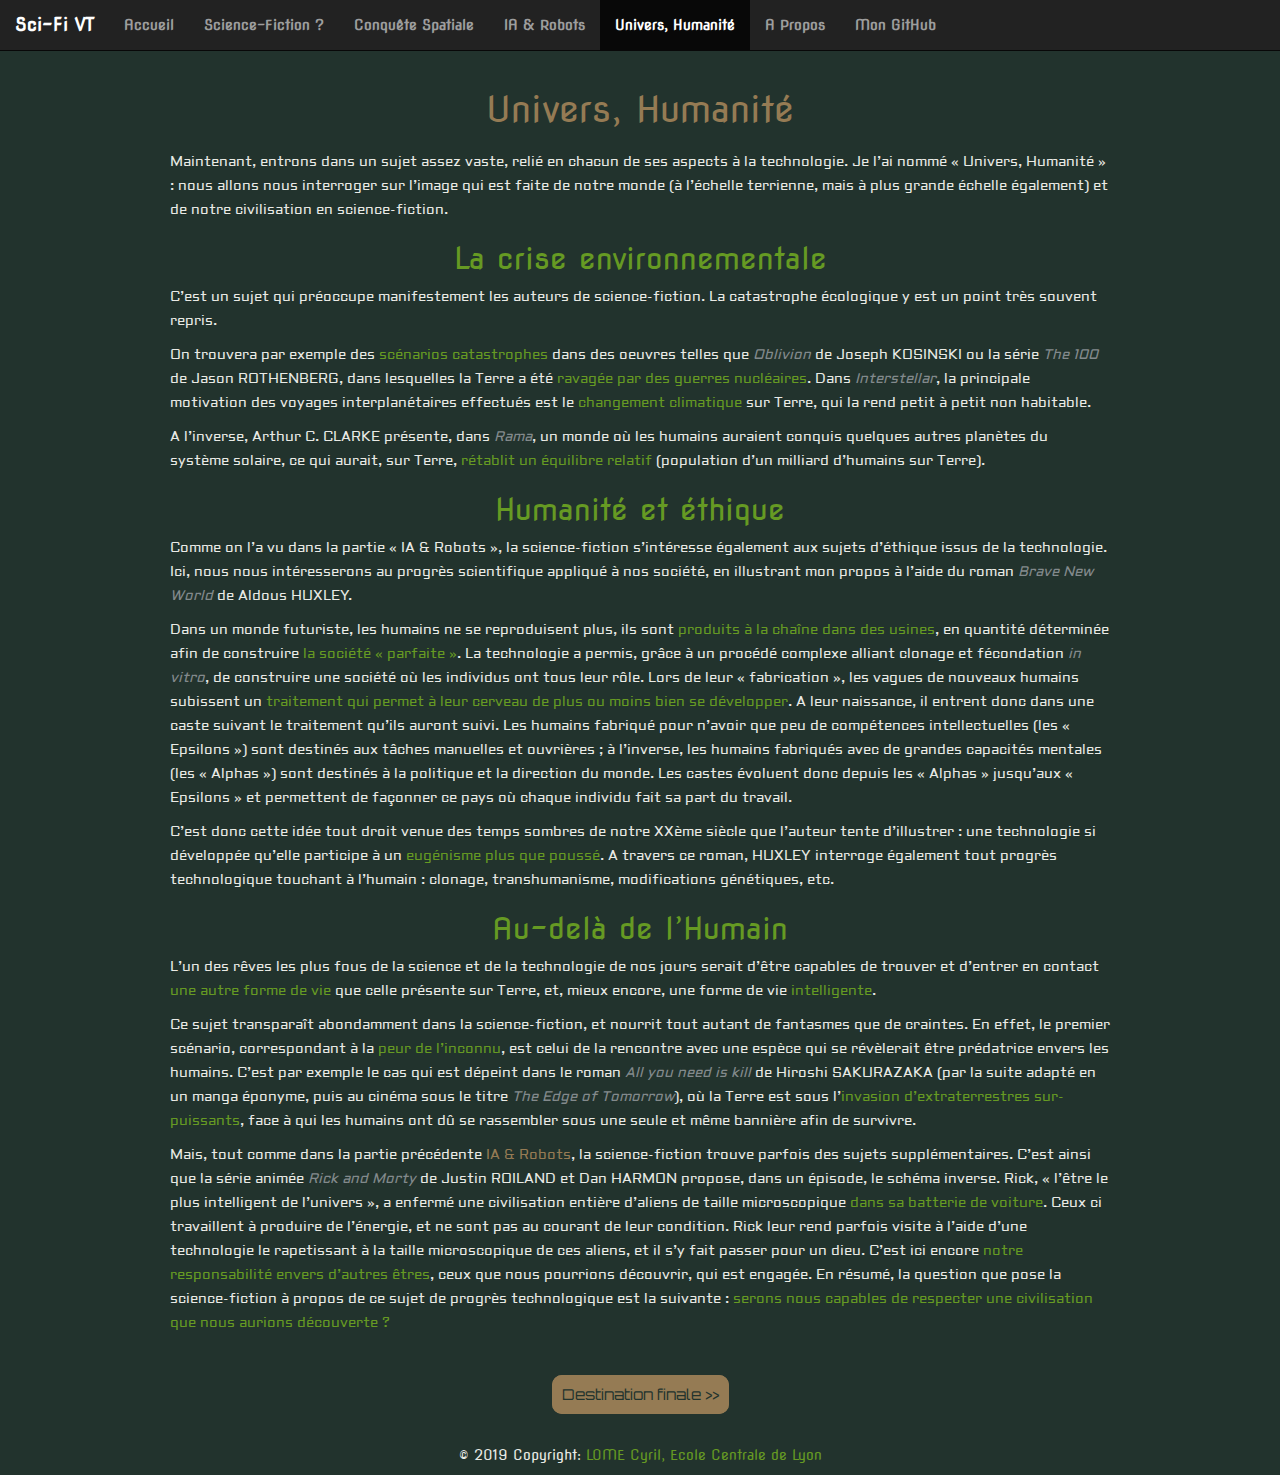
<file: universe.html>
<!DOCTYPE html>

<head>
    <meta charset="utf-8">
    <link rel="stylesheet" href="https://fonts.googleapis.com/css?family=Open+Sans|Nova+Flat|Orbitron|Aldrich" />
    <link rel="stylesheet" href="https://maxcdn.bootstrapcdn.com/bootstrap/3.4.0/css/bootstrap.min.css">
    <script src="https://ajax.googleapis.com/ajax/libs/jquery/3.3.1/jquery.min.js"></script>
    <script src="https://maxcdn.bootstrapcdn.com/bootstrap/3.4.0/js/bootstrap.min.js"></script>
    <link rel="stylesheet" type="text/css" href="style.css" />

</head>

<body>

    <nav class="navbar navbar-inverse navbar-fixed-top">
        <div class="container-fluid">
            <div class="navbar-header">
                <a class="navbar-brand" href="https://cyrillome2.github.io/scifivt/">Sci-Fi VT</a>
            </div>
            <ul class="nav navbar-nav">
                <li><a href="index.html">Accueil</a></li>
                <li><a href="scifi.html">Science-Fiction ?</a></li>
                <li><a href="space.html">Conquête Spatiale</a></li>
                <li><a href="robots.html">IA & Robots</a></li>
                <li class="active"><a href="universe.html">Univers, Humanité</a></li>
                <li><a href="about.html">A Propos</a></li>
                <li><a href="https://github.com/CyrilLOME2">Mon GitHub</a></li>
            </ul>
        </div>
    </nav>

    <div id="content">
        <h1>Univers, Humanité</h1>

        <p>Maintenant, entrons dans un sujet assez vaste, relié en chacun de ses aspects à la technologie. Je l’ai nommé
            « Univers, Humanité » : nous allons nous interroger sur l’image qui est faite de notre monde (à l’échelle
            terrienne, mais à plus grande échelle également) et de notre civilisation en science-fiction.</p>
        <h2>La crise environnementale </h2>
        <p>C’est un sujet qui préoccupe manifestement les auteurs de science-fiction. La catastrophe écologique y est un
            point très souvent repris. </p>
        <p>On trouvera par exemple des <b>scénarios catastrophes</b> dans des oeuvres telles que <i>Oblivion</i> de
            Joseph KOSINSKI ou la série <i>The 100</i> de Jason ROTHENBERG, dans lesquelles la Terre a été <b>ravagée
                par des guerres nucléaires</b>. Dans <i>Interstellar</i>, la principale motivation des voyages
            interplanétaires effectués est le <b>changement climatique</b> sur Terre, qui la rend petit à petit non
            habitable.</p>
        <p>A l’inverse, Arthur C. CLARKE présente, dans <i>Rama</i>, un monde où les humains auraient conquis quelques
            autres planètes du système solaire, ce qui aurait, sur Terre, <b>rétablit un équilibre relatif</b>
            (population d’un milliard d’humains sur Terre). </p>
        <h2>Humanité et éthique</h2>
        <p>Comme on l’a vu dans la partie « IA & Robots », la science-fiction s’intéresse également aux sujets d’éthique
            issus de la technologie. Ici, nous nous intéresserons au progrès scientifique appliqué à nos société, en
            illustrant mon propos à l’aide du roman <i>Brave New World</i> de Aldous HUXLEY.</p>
        <p>Dans un monde futuriste, les humains ne se reproduisent plus, ils sont <b>produits à la chaîne dans des
                usines</b>, en quantité déterminée afin de construire <b>la société « parfaite »</b>. La technologie a
            permis, grâce à un procédé complexe alliant clonage et fécondation <i>in vitro</i>, de construire une
            société où les individus ont tous leur rôle. Lors de leur « fabrication », les vagues de nouveaux humains
            subissent un <b>traitement qui permet à leur cerveau de plus ou moins bien se développer</b>. A leur
            naissance, il entrent donc dans une caste suivant le traitement qu’ils auront suivi. Les humains fabriqué
            pour n’avoir que peu de compétences intellectuelles (les « Epsilons ») sont destinés aux tâches manuelles et
            ouvrières ; à l’inverse, les humains fabriqués avec de grandes capacités mentales (les « Alphas ») sont
            destinés à la politique et la direction du monde. Les castes évoluent donc depuis les « Alphas » jusqu’aux «
            Epsilons » et permettent de façonner ce pays où chaque individu fait sa part du travail.</p>
        <p>C’est donc cette idée tout droit venue des temps sombres de notre XXème siècle que l’auteur tente d’illustrer
            : une technologie si développée qu’elle participe à un <b>eugénisme plus que poussé</b>. A travers ce roman,
            HUXLEY interroge également tout progrès technologique touchant à l’humain : clonage, transhumanisme,
            modifications génétiques, etc.</p>

        <h2>Au-delà de l’Humain</h2>
        <p>L’un des rêves les plus fous de la science et de la technologie de nos jours serait d’être capables de
            trouver et d’entrer en contact <b>une autre forme de vie</b> que celle présente sur Terre, et, mieux encore,
            une forme de vie <b>intelligente</b>.</p>
        <p>Ce sujet transparaît abondamment dans la science-fiction, et nourrit tout autant de fantasmes que de
            craintes. En effet, le premier scénario, correspondant à la <b>peur de l’inconnu</b>, est celui de la
            rencontre avec une espèce qui se révèlerait être prédatrice envers les humains. C’est par exemple le cas qui
            est dépeint dans le roman <i>All you need is kill</i> de Hiroshi SAKURAZAKA (par la suite adapté en un manga
            éponyme, puis au cinéma sous le titre <i>The Edge of Tomorrow</i>), où la Terre est sous l’<b>invasion
                d’extraterrestres sur-puissants</b>, face à qui les humains ont dû se rassembler sous une seule et même
            bannière afin de survivre.</p>
        <p>Mais, tout comme dans la partie précédente <a href="robots.html">IA & Robots</a>, la science-fiction trouve
            parfois des sujets supplémentaires. C’est ainsi que la série animée <i>Rick and Morty</i> de Justin ROILAND
            et Dan HARMON propose, dans un épisode, le schéma inverse. Rick, « l’être le plus intelligent de l’univers
            », a enfermé une civilisation entière d’aliens de taille microscopique <b>dans sa batterie de voiture</b>.
            Ceux ci travaillent à produire de l’énergie, et ne sont pas au courant de leur condition. Rick leur rend
            parfois visite à l’aide d’une technologie le rapetissant à la taille microscopique de ces aliens, et il s’y
            fait passer pour un dieu. C’est ici encore <b>notre responsabilité envers d’autres êtres</b>, ceux que nous
            pourrions découvrir, qui est engagée. En résumé, la question que pose la science-fiction à propos de ce
            sujet de progrès technologique est la suivante : <b>serons nous capables de respecter une civilisation que
                nous aurions découverte ?</b> </p>
        <br><br>
        <div align="center">
            <span class="next"><a href="about.html">Destination finale >> </a></span>
        </div>
    </div>

    <div id="footer">
        <!-- Footer -->
        <footer class="page-footer font-small">
            <div class="footer-copyright text-center white-text">© 2019 Copyright:
                <a class="white-link" href="https://github.com/CyrilLOME2">LOME Cyril, Ecole Centrale de Lyon</a>
            </div>
        </footer>
    </div>
</body>

</html>
</file>
<file: style.css>
body {
    font-family: Nova Flat; font-size: 14px; font-style: normal; font-variant: normal; font-weight: 400; line-height: 20px;
    background-color: #22332D;
}

nav {
    font-weight: 600;
}

h1 {
    font-family: Nova Flat;
    color: #957B54;
    text-align: center;
    margin-bottom: 20px;
}

h2 {
    font-family: Nova Flat;
    color: #669A23;
    text-align: center;
}

h3, h4 {
    font-family: Orbitron;
    color: #838A8C;
    text-align: center;
    margin-bottom: 15px;
}

p {
    font-family: Aldrich; font-weight: 300;
    /* font-size: 18px; */
    line-height: 24px;
}

i {
    color: #838A8C;
}

b {
    color: #669A23;
    font-weight: 400;
}

a {
    color: #957B54;
    text-decoration: none;
}

/* 
white #E9EAE5
gray #838A8C
green #669A23
lightbrown #957B54
dark #22332D
*/

/* ----------- HEADER STYLE ----------- */
/* #header {
    position: fixed;
    left: 0;
    top: 0;
    width: 100%;
    padding: 10px;
    background-color: #3b5998;
} */

/* ----------- CONTENT STYLE ----------- */
#content {
    max-width: 1000px;
    margin-right: auto;
    margin-left: auto;
    padding: 30px;
    text-align: start;
    color: #E9EAE5;
    margin-top: 40px;

    /* background-color: #d8dfea; */
}

span.next a {
    padding: 8px;
    border: #957B54 2px solid;
    border-radius: 10px;
    color: #22332D;
    background-color: #957B54;
    font-family: Orbitron;
    font-size: 15px;
    text-decoration: none;
}

span.next a:hover {
    padding: 10px;
    border-color: #E9EAE5;
    color: #22332D;
    background-color: #E9EAE5;
    text-decoration: none;
    cursor: pointer;
}

.image-container {
    display: flex;
    flex-flow: row nowrap;
    align-items: center;
}

.image-container img {
    flex : 0 1 20%;
}

.image-container div {
    padding-left: 10px;
    flex : 1 1 75%;
}

/* ----------- FOOTER STYLE ----------- */
#footer {
    position: relative;
    left: 0;
    bottom: 0;
    width: 100%;
    padding: 10px;
    background-color: #22332D;
    color: #E9EAE5;
}

#footer a {
    color: #669A23;
    text-decoration: none;
}
</file>
